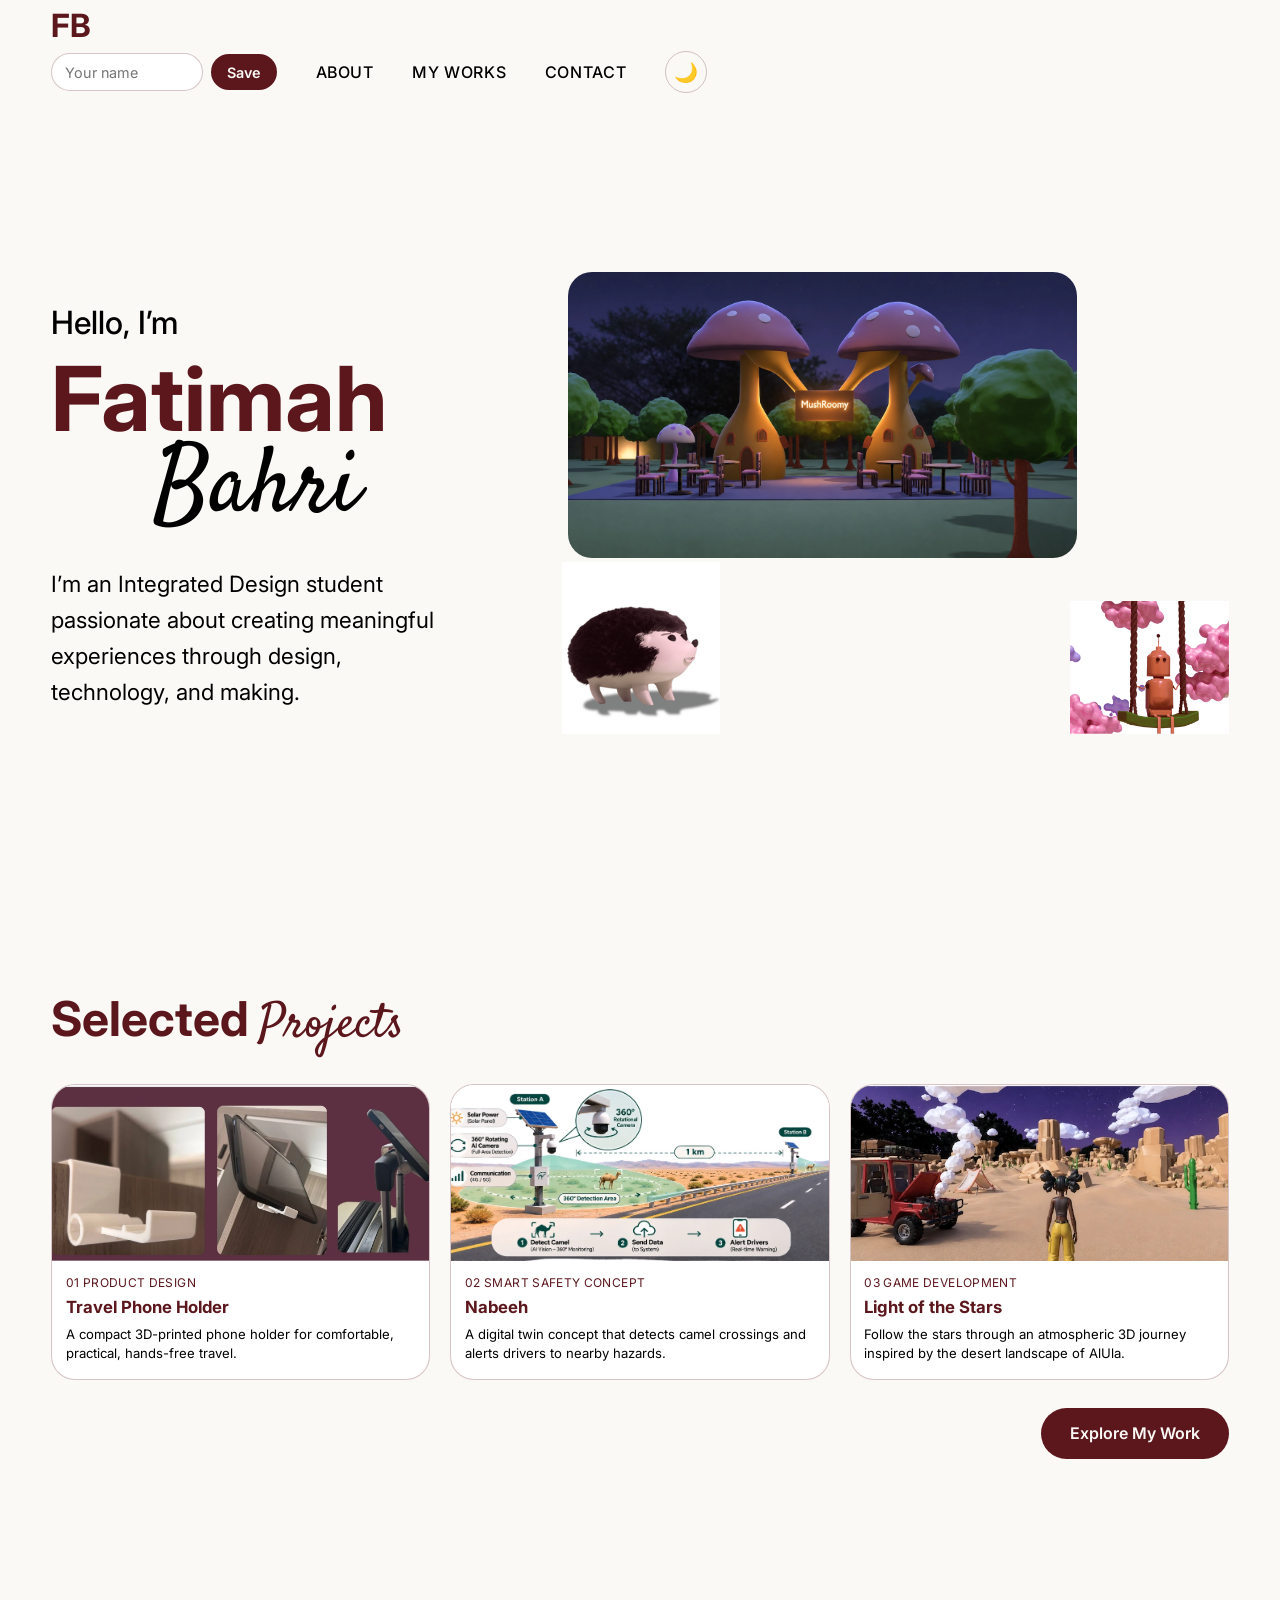
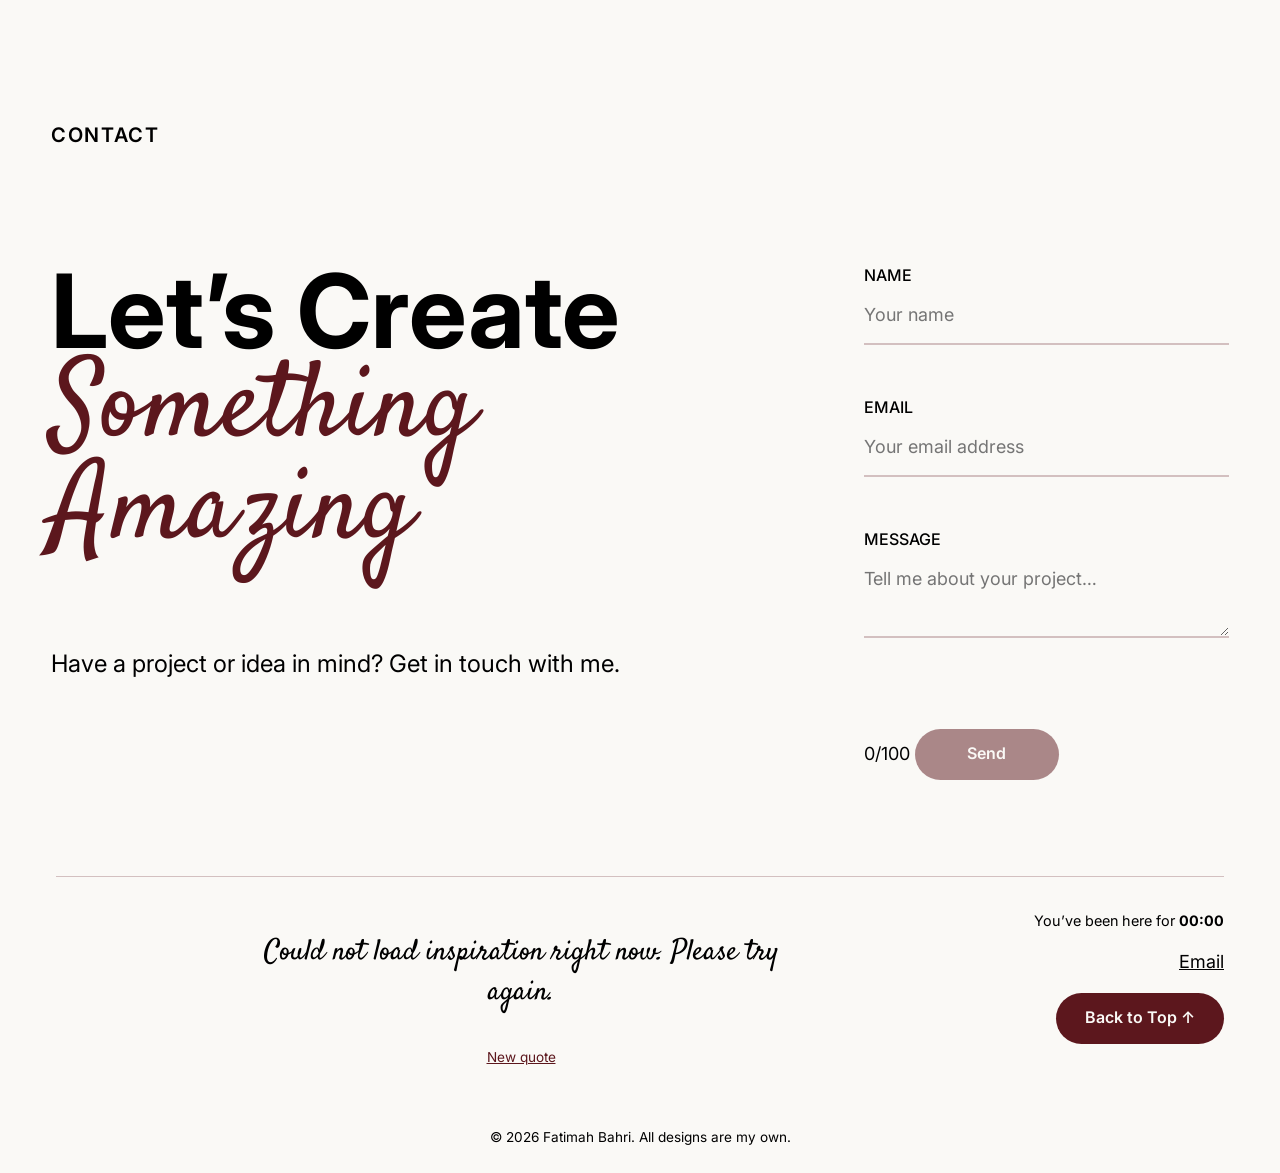
<file: index.html>
<!DOCTYPE html>
<html lang="en">
<head>
  <meta charset="UTF-8">
  <meta name="viewport" content="width=device-width, initial-scale=1">
  <title>Fatimah Bahri | Integrated Design Portfolio</title>
  <meta name="description" content="Portfolio of Fatimah Bahri, an Integrated Design student creating meaningful experiences through design, technology, and making.">
 
  <!-- Apply the saved theme BEFORE the page paints (prevents a white flash).
       Falls back to the visitor's system preference. -->
  <script>
    (function () {
      var saved = null;
      try { saved = JSON.parse(localStorage.getItem("fb:theme")); } catch (e) {}
      var prefersDark = window.matchMedia("(prefers-color-scheme: dark)").matches;
      document.documentElement.dataset.theme = saved || (prefersDark ? "dark" : "light");
    })();
  </script>
 
  <!-- Fonts: Inter (body, headings) + Satisfy (script accents) -->
  <link rel="preconnect" href="https://fonts.googleapis.com">
  <link rel="preconnect" href="https://fonts.gstatic.com" crossorigin>
  <link href="https://fonts.googleapis.com/css2?family=Inter:wght@400;500;600;700&family=Satisfy&display=swap" rel="stylesheet">
 
  <link rel="stylesheet" href="css/base.css">
  <link rel="stylesheet" href="css/components.css">
  <link rel="stylesheet" href="css/pages.css">
</head>
<body>
  <site-header></site-header>
 
  <main>
    <!-- 1. Hero scene -->
    <section class="hero" id="hero">
      <div class="hero-text">
        <p class="hero-greeting">Hello, I’m</p>
        <h1 class="hero-title">
          <span>Fatimah</span>
          <span class="script">Bahri</span>
        </h1>
        <p class="hero-intro">
          I’m an Integrated Design student passionate about creating meaningful
          experiences through design, technology, and making.
        </p>
      </div>
 
      <!-- Three separate layers so each one can react to hover.
           Export each from Figma as transparent WebP. -->
      <!-- tabindex="0" lets keyboard and touch users reveal the tags too -->
      <div class="hero-visual">
        <div class="hero-item hero-scene" tabindex="0">
          <img src="assets/images/hero/mushroomy.webp"
               alt="MushRoomy restaurant scene at night" width="1200" height="700" fetchpriority="high">
          <span class="hero-tag">A little world I brought to life</span>
        </div>
 
        <div class="hero-item hero-hedgehog" tabindex="0">
          <img src="assets/images/hero/hedgehog.png"
               alt="A fluffy 3D hedgehog" width="500" height="400">
          <span class="hero-tag">My favorite character I’ve designed</span>
        </div>
 
        <div class="hero-item hero-robot" tabindex="0">
          <img src="assets/images/hero/robot.webp"
               alt="A little robot sitting on a swing among pink clouds" width="500" height="600">
          <span class="hero-tag">The first character I modeled</span>
        </div>
      </div>
    </section>
 
    <!-- 2. Selected Projects (next step) -->
    <section class="work" id="selected-projects" aria-labelledby="work-heading">
      <h2 class="work-title" id="work-heading">Selected <span class="script">Projects</span></h2>
      <ul class="card-grid" id="work-cards"></ul>
      <div class="work-cta">
        <a class="btn" href="projects.html">Explore My Work</a>
      </div>
    </section>
 
    <!-- 3. Contact -->
<section class="contact" id="contact" aria-labelledby="contact-heading">
  <p class="contact-label">Contact</p>

  <div class="contact-layout">
    <div class="contact-intro">
      <h2 class="contact-title" id="contact-heading">
        <span>Let’s Create</span>
        <span class="script">Something Amazing</span>
      </h2>

      <p class="contact-description">
        Have a project or idea in mind? Get in touch with me.
      </p>
    </div>

    <form class="contact-form" id="contact-form" novalidate>
      <div class="field">
        <label for="contact-name">Name</label>
        <input
          id="contact-name"
          name="name"
          type="text"
          autocomplete="name"
          placeholder="Your name"
          aria-describedby="contact-name-error"
        >
        <p class="field-error" id="contact-name-error" role="alert"></p>
      </div>

      <div class="field">
        <label for="contact-email">Email</label>
        <input
          id="contact-email"
          name="email"
          type="email"
          autocomplete="email"
          placeholder="Your email address"
          aria-describedby="contact-email-error"
        >
        <p class="field-error" id="contact-email-error" role="alert"></p>
      </div>

      <div class="field">
        <label for="contact-message">Message</label>
        <textarea
          id="contact-message"
          name="message"
          maxlength="500"
          placeholder="Tell me about your project…"
          aria-describedby="contact-message-error"
        ></textarea>
        <p class="field-error" id="contact-message-error" role="alert"></p>
      </div>

      <div class="form-actions">
        <span class="char-count" id="message-count">0/100</span>
        <button class="btn" id="contact-submit" type="submit" disabled>
          Send
        </button>
      </div>
    </form>
  </div>
</section>
 
  <!-- Shown after the contact form is sent successfully -->
  <dialog id="success-dialog" aria-labelledby="success-title">
    <div class="dialog-card">
      <button class="dialog-close" type="button" aria-label="Close message">✕</button>
      <div class="dialog-check" aria-hidden="true">✔</div>
      <h2 id="success-title">Message Received!</h2>
      <p>Thank you for reaching out! I’ll get back to you soon.</p>
    </div>
  </dialog>
 
  <site-footer></site-footer>
 
  <script src="js/state.js"></script>
  <script src="js/components/site-header.js"></script>
  <script src="js/components/site-footer.js"></script>
  <script src="js/main.js"></script>
  <script src="js/api.js"></script>
  <script src="js/projects.js"></script>
  <script src="js/home.js"></script>
  <script src="js/contact.js"></script>
</body>
</html>
</file>
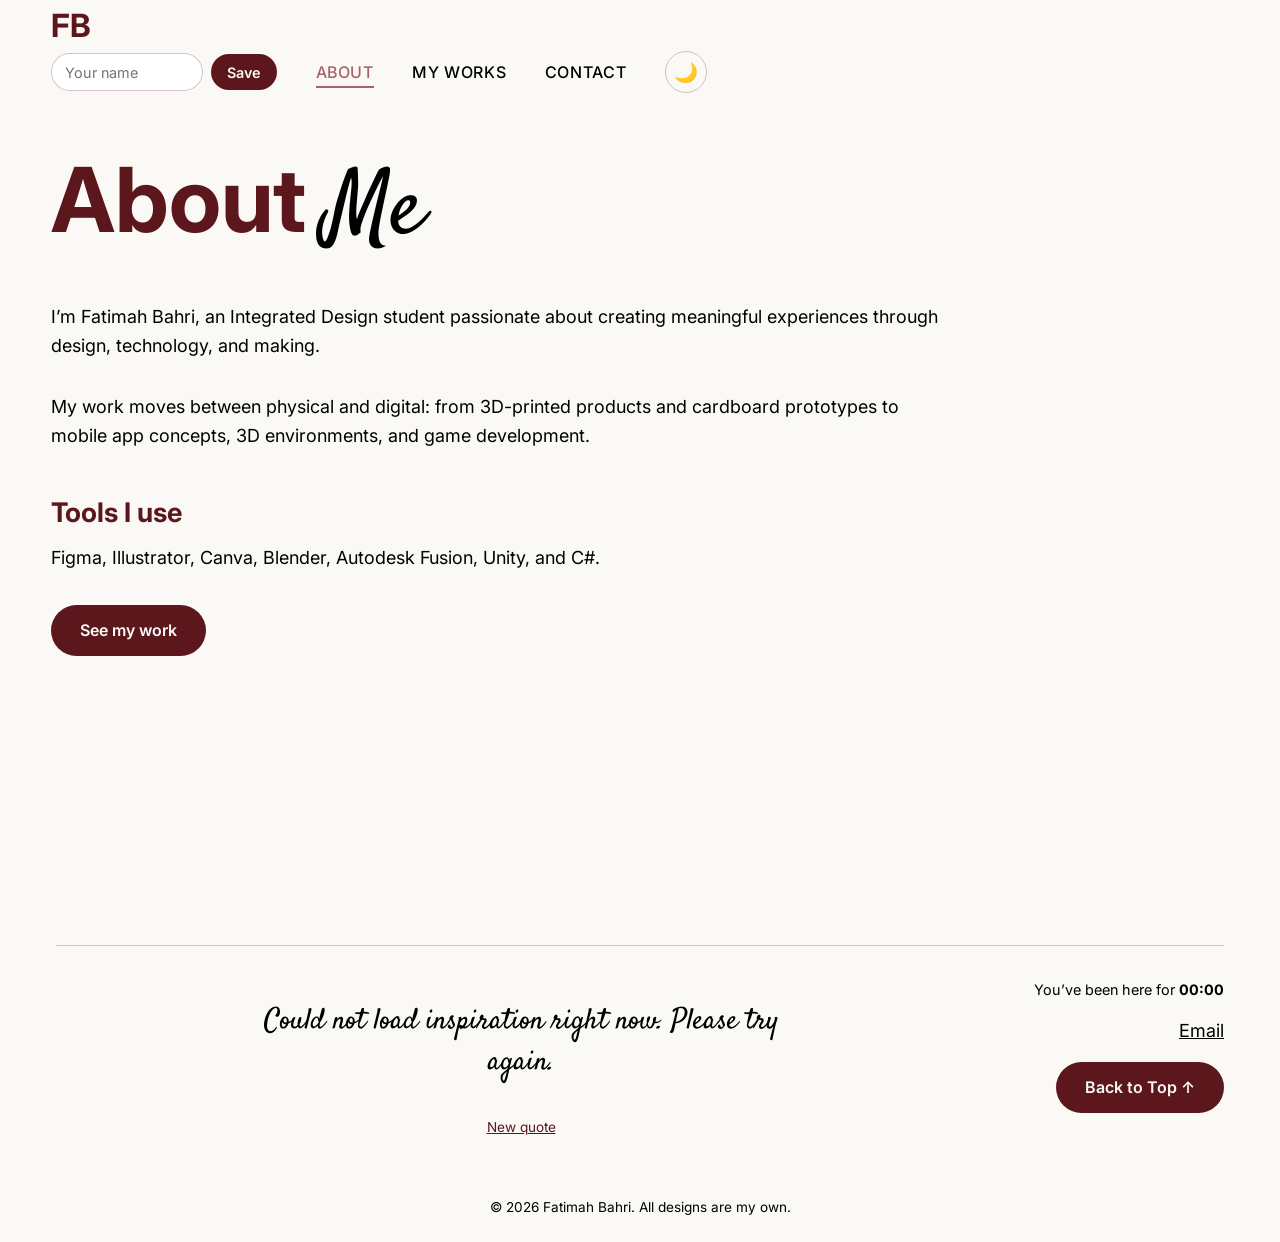
<file: about.html>
<!DOCTYPE html>
<html lang="en">
<head>
  <meta charset="UTF-8">
  <meta name="viewport" content="width=device-width, initial-scale=1">
  <title>About | Fatimah Bahri</title>
  <meta name="description" content="About Fatimah Bahri, an Integrated Design student working across product design, UX/UI, and 3D.">
 
  <!-- Apply the saved theme BEFORE the page paints (prevents a white flash) -->
  <script>
    (function () {
      var saved = null;
      try { saved = JSON.parse(localStorage.getItem("fb:theme")); } catch (e) {}
      var prefersDark = window.matchMedia("(prefers-color-scheme: dark)").matches;
      document.documentElement.dataset.theme = saved || (prefersDark ? "dark" : "light");
    })();
  </script>
 
  <link rel="preconnect" href="https://fonts.googleapis.com">
  <link rel="preconnect" href="https://fonts.gstatic.com" crossorigin>
  <link href="https://fonts.googleapis.com/css2?family=Inter:wght@400;500;600;700&family=Satisfy&display=swap" rel="stylesheet">
 
  <link rel="stylesheet" href="css/base.css">
  <link rel="stylesheet" href="css/components.css">
  <link rel="stylesheet" href="css/pages.css">
</head>
<body>
  <site-header></site-header>
 
  <main class="about-page">
    <h1 class="page-title">About <span class="script">Me</span></h1>
 
    <div class="about-text">
      <!-- TODO: personalise this text in your own words -->
      <p>
        I’m Fatimah Bahri, an Integrated Design student passionate about creating
        meaningful experiences through design, technology, and making.
      </p>
      <p>
        My work moves between physical and digital: from 3D-printed products and
        cardboard prototypes to mobile app concepts, 3D environments, and game
        development.
      </p>
 
      <h2>Tools I use</h2>
      <p>Figma, Illustrator, Canva, Blender, Autodesk Fusion, Unity, and C#.</p>
 
      <a class="btn" href="projects.html">See my work</a>
    </div>
  </main>
 
  <site-footer></site-footer>
 
  <script src="js/state.js"></script>
  <script src="js/components/site-header.js"></script>
  <script src="js/components/site-footer.js"></script>
  <script src="js/main.js"></script>
  <script src="js/api.js"></script>
</body>
</html>
</file>
<file: css/base.css>
/* ==========================================================
   base.css — design tokens, light/dark themes, reset, typography
   ========================================================== */

:root {
  /* Brand colors */
  --bg: #faf9f6;
  --text: #000000;
  --accent: #5c171d;          /* headings, logo, buttons */
  --accent-hover: #a66369;    /* hover state for buttons */
  --btn-bg: #5c171d;
  --btn-text: #faf9f6;
  --line: rgba(92, 23, 29, 0.25);
  --surface: #ffffff;

  /* Typography */
  --font-body: "Inter", system-ui, -apple-system, "Segoe UI", sans-serif;
  --font-script: "Satisfy", "Brush Script MT", cursive;

  /* Layout */
  --nav-height: 80px;
  --page-width: 1200px;
  --page-gutter: clamp(1rem, 4vw, 3.5rem);
  --radius: 24px;

  color-scheme: light;
}

/* Dark theme: applied when <html data-theme="dark"> */
:root[data-theme="dark"] {
  --bg: #161112;
  --text: #faf9f6;
  --accent: #e3a5ab;          /* lighter tint of the brand red for contrast */
  --accent-hover: #a66369;
  --btn-bg: #a66369;
  --btn-text: #140e0f;
  --line: rgba(227, 165, 171, 0.3);
  --surface: #211a1b;

  color-scheme: dark;
}

/* ---------- Reset ---------- */
*,
*::before,
*::after {
  box-sizing: border-box;
}

html {
  scroll-behavior: smooth;
}

body {
  margin: 0;
  background: var(--bg);
  color: var(--text);
  font-family: var(--font-body);
  font-size: 1.125rem;
  line-height: 1.6;
  transition: background-color 0.3s ease, color 0.3s ease;
}

img {
  display: block;
  max-width: 100%;
  height: auto;
}

a {
  color: inherit;
}

/* Offset anchor jumps so the sticky navbar does not cover the section */
section[id] {
  scroll-margin-top: calc(var(--nav-height) + 10px);
}

/* ---------- Typography ---------- */
h1,
h2,
h3 {
  margin: 0;
  color: var(--accent);
  font-weight: 700;          /* Inter Bold for headings */
  line-height: 1.1;
}

/* Satisfy (regular) is used for the handwritten accent words */
.script {
  font-family: var(--font-script);
  font-weight: 400;
  color: var(--text);
}

/* ---------- Accessibility ---------- */
:focus-visible {
  outline: 3px solid var(--accent-hover);
  outline-offset: 3px;
}

.visually-hidden {
  position: absolute;
  width: 1px;
  height: 1px;
  overflow: hidden;
  clip: rect(0 0 0 0);
  white-space: nowrap;
}

@media (prefers-reduced-motion: reduce) {
  html {
    scroll-behavior: auto;
  }

  *,
  *::before,
  *::after {
    transition-duration: 0.01ms !important;
    animation-duration: 0.01ms !important;
  }
}
</file>
<file: css/components.css>
nts · CSS
/* ==========================================================
   components.css — reusable UI pieces (navbar, buttons, greeting)
   ========================================================== */
 
/* ---------- Navbar ---------- */
.navbar {
  width: 100%;
  padding-inline: max(
    var(--page-gutter),
    calc((100vw - var(--page-width)) / 2)
  );
}

.logo {
  color: var(--accent);
  font-size: 2rem;
  font-weight: 700;
  text-decoration: none;
  letter-spacing: -0.02em;
  transition: transform 0.25s ease;
}
 
.logo:hover {
  transform: scale(1.08) rotate(-3deg);
}
 
.nav-right {
  display: flex;
  align-items: center;
  gap: clamp(1rem, 3vw, 2.5rem);
}
 
.nav-links {
  display: flex;
  gap: clamp(1rem, 3vw, 3rem);
  margin: 0;
  padding: 0;
  list-style: none;
}
 
/* Link with an underline that grows from the left on hover */
.nav-links a {
  position: relative;
  padding: 0.25rem 0;
  font-size: 1rem;
  font-weight: 500;
  letter-spacing: 0.04em;
  text-transform: uppercase;
  text-decoration: none;
  transition: color 0.2s ease;
}
 
.nav-links a::after {
  content: "";
  position: absolute;
  left: 0;
  right: 0;
  bottom: -2px;
  height: 2px;
  background: var(--accent-hover);
  transform: scaleX(0);
  transform-origin: left;
  transition: transform 0.3s ease;
}
 
.nav-links a:hover,
.nav-links a[aria-current="page"] {
  color: var(--accent-hover);
}
 
.nav-links a:hover::after,
.nav-links a[aria-current="page"]::after {
  transform: scaleX(1);
}

/* ---------- Align navbar with page content ---------- */

.navbar {
  width: 100%;
  padding-inline: var(--page-gutter);
}

/* ---------- Theme toggle ---------- */
.theme-toggle {
  display: grid;
  place-items: center;
  width: 42px;
  height: 42px;
  padding: 0;
  color: var(--accent);
  font-size: 1.2rem;
  background: transparent;
  border: 1.5px solid var(--line);
  border-radius: 50%;
  cursor: pointer;
  transition: background-color 0.2s ease, transform 0.25s ease;
}
 
.theme-toggle:hover {
  background: var(--accent-hover);
  color: var(--btn-text);
  transform: rotate(20deg);
}
 
/* ---------- Buttons ---------- */
.btn {
  display: inline-block;
  padding: 0.8rem 1.8rem;
  color: var(--btn-text);
  font: inherit;
  font-size: 1rem;
  font-weight: 600;
  text-decoration: none;
  background: var(--btn-bg);
  border: 0;
  border-radius: 999px;
  cursor: pointer;
  transition: background-color 0.25s ease, transform 0.25s ease;
}
 
.btn:hover {
  background: var(--accent-hover);
  transform: translateY(-2px);
}
 
.btn:disabled {
  opacity: 0.5;
  cursor: not-allowed;
  transform: none;
}
 
/* ---------- Visitor greeting (lives inside the navbar) ---------- */
.visitor {
  display: flex;
  align-items: center;
  gap: 0.5rem;
  font-size: 0.95rem;
}
 
.visitor input {
  width: 9.5rem;
  padding: 0.4rem 0.8rem;
  color: var(--text);
  font: inherit;
  font-size: 0.9rem;
  background: var(--surface);
  border: 1.5px solid var(--line);
  border-radius: 999px;
}
 
.visitor .btn {
  padding: 0.4rem 1rem;
  font-size: 0.9rem;
}
 
.link-btn {
  padding: 0;
  color: var(--accent);
  font: inherit;
  font-size: 0.85rem;
  text-decoration: underline;
  background: none;
  border: 0;
  cursor: pointer;
}
 
.link-btn:hover {
  color: var(--accent-hover);
}
 
/* ---------- Responsive navbar ---------- */
@media (max-width: 860px) {
  .navbar {
    flex-wrap: wrap;
    padding-block: 0.75rem;
  }
 
  .nav-right {
    flex-wrap: wrap;
    width: 100%;
    justify-content: space-between;
  }
}


@media (max-width: 860px) {
  .navbar {
    flex-wrap: wrap;
    padding-block: 0.75rem;
  }

  .nav-right {
    flex-wrap: wrap;
    width: 100%;
    justify-content: space-between;
  }

  .footer-inner {
    flex-direction: column;
    align-items: center;
    text-align: center;
  }
}
/* ---------- Shared Footer ---------- */

.footer {
  width: min(
    calc(100% - (2 * var(--page-gutter))),
    var(--page-width)
  );
  margin-inline: auto;
  padding: 2rem 0 1.5rem;
}

.footer-inner {
  display: flex;
  align-items: flex-start;
  justify-content: space-between;
  gap: 3rem;
  padding-top: 2rem;
  border-top: 1px solid var(--line);
}

.footer-quote {
  max-width: 520px;
  margin: 1.5rem auto;
  text-align: center;
}

#quote-text {
  margin: 0;
  color: var(--text);
  font-family: var(--font-script);
  font-size: 1.8rem;
  line-height: 1.4;
}

.quote-author {
  margin-top: 0.75rem;
  color: var(--accent);
}

#quote-refresh {
  margin-top: 1rem;
}

#quote-refresh:hover {
  background: var(--accent-hover);
  color: var(--btn-text);
}

.footer-meta {
  display: flex;
  flex-direction: column;
  align-items: flex-end;
  gap: 1rem;
}

.footer-meta p {
  margin: 0;
  font-size: 0.9rem;
}

.footer-links {
  display: flex;
  gap: 1.5rem;
  margin: 0;
  padding: 0;
  list-style: none;
}

.footer-links a {
  color: var(--text);
  text-decoration: underline;
}

.footer-links a:hover {
  color: var(--accent-hover);
}

.footer-copy {
  margin: 2rem 0 0;
  font-size: 0.85rem;
  text-align: center;
}
.footer {
  width: min(100% - 7rem, var(--page-width));
  max-width: none;
  margin-inline: auto;
  padding-inline: 0;
}
</file>
<file: css/pages.css>
/* ==========================================================
   pages.css — page and section specific styles
   ========================================================== */

/* ---------- Shared page spacing ---------- */

.hero,
.work,
.contact,
.about-page,
.projects-page {
  width: min(
    calc(100% - (2 * var(--page-gutter))),
    var(--page-width)
  );
  margin-inline: auto;
}

/* ---------- Hero ---------- */

.hero {
  display: grid;
  grid-template-columns: minmax(320px, 0.8fr) minmax(520px, 1.2fr);
  align-items: center;
  gap: clamp(3rem, 6vw, 7rem);
  min-height: calc(100vh - var(--nav-height));
  padding-block: 4rem;
}

.hero-greeting {
  margin: 0;
  font-size: clamp(1.5rem, 3vw, 2rem);
  font-weight: 500;
}

.hero-title {
  display: block;
  margin: 0.5rem 0 2rem;
  font-size: clamp(3.5rem, 7vw, 6.5rem);
  line-height: 0.95;
}

.hero-title .script {
  display: block;
  margin-top: 0.25rem;
  margin-left: clamp(4rem, 8vw, 8rem);
  font-size: 1.05em;
  white-space: nowrap;
}

.hero-intro {
  max-width: 28ch;
  margin: 0;
  font-size: clamp(1.1rem, 2vw, 1.4rem);
}

/* ---------- Hero images ---------- */

.hero-visual {
  position: relative;
  aspect-ratio: 10 / 7;
  overflow: visible;
}

.hero-item {
  position: absolute;
  cursor: pointer;
}

.hero-item img {
  display: block;
  width: 100%;
  height: auto;
  transition: transform 0.4s ease;
}

.hero-scene {
  top: 0;
  left: 0;
  width: 77%;
  z-index: 1;
}

.hero-scene img {
  border-radius: var(--radius);
}

.hero-hedgehog {
  bottom: 0;
  left: -1%;
  width: 24%;
  z-index: 2;
}

.hero-robot {
  right: 0;
  bottom: 0;
  width: 24%;
  z-index: 2;
}

.hero-scene:hover img,
.hero-scene:focus-visible img,
.hero-hedgehog:hover img,
.hero-hedgehog:focus-visible img,
.hero-robot:hover img,
.hero-robot:focus-visible img {
  transform: scale(1.02);
}

/* ---------- Hero captions ---------- */

.hero-tag {
  position: absolute;
  z-index: 10;
  padding: 0.7rem 1.1rem;
  color: #faf9f6;
  font-size: 0.95rem;
  line-height: 1.3;
  white-space: nowrap;
  background: var(--accent);
  border-radius: 12px;
  opacity: 0;
  transform: translateY(6px);
  transition: opacity 0.3s ease, transform 0.3s ease;
  pointer-events: none;
}

.hero-item:hover .hero-tag,
.hero-item:focus-visible .hero-tag {
  opacity: 1;
  transform: translateY(0);
}

.hero-scene .hero-tag {
  top: 1.5rem;
  left: 1.5rem;
}

.hero-hedgehog .hero-tag {
  bottom: 4%;
  left: 12%;
}

.hero-robot .hero-tag {
  right: 0;
  bottom: 6%;
}

/* ---------- About and Projects pages ---------- */

.about-page,
.projects-page {
  min-height: calc(100vh - var(--nav-height));
  padding-block: 4rem 7rem;
}

/* ---------- Selected Projects ---------- */

.work {
  padding-block: 5rem 7rem;
}

.work-title {
  margin: 0 0 2rem;
  color: var(--accent);
  font-size: clamp(2rem, 5vw, 3rem);
  line-height: 1.1;
}

.work-title .script {
  color: var(--accent);
  font-family: var(--font-script);
  font-weight: 400;
}

.card-grid {
  display: grid;
  grid-template-columns: repeat(3, 1fr);
  gap: 1.25rem;
  margin: 0;
  padding: 0;
  list-style: none;
}

.project-card {
  min-width: 0;
  overflow: hidden;
  background: var(--surface);
  border: 1px solid var(--line);
  border-radius: var(--radius);
  transition:
    transform 0.3s ease,
    border-color 0.3s ease,
    box-shadow 0.3s ease;
}

.project-card:hover {
  border-color: var(--accent-hover);
  transform: translateY(-4px);
  box-shadow: 0 0.75rem 1.5rem rgb(92 23 29 / 10%);
}

.project-card-link {
  display: block;
  height: 100%;
  color: inherit;
  text-decoration: none;
}

.project-card-link img {
  display: block;
  width: 100%;
  height: 11rem;
  object-fit: cover;
  background: #e9e6e2;
  transition: transform 0.5s ease;
}

.project-card:hover .project-card-link img {
  transform: scale(1.03);
}

.project-card-content {
  padding: 0.85rem 0.85rem 1rem;
}

.project-category {
  margin: 0 0 0.4rem;
  color: var(--accent);
  font-size: 0.65rem;
  line-height: 1.3;
  text-transform: uppercase;
  letter-spacing: 0.03em;
}

.project-card-content h3 {
  margin: 0 0 0.5rem;
  color: var(--accent);
  font-size: 1.05rem;
  line-height: 1.2;
}

.project-card-content p:last-child {
  margin: 0;
  color: var(--text);
  font-size: 0.82rem;
  line-height: 1.45;
}

.work-cta {
  display: flex;
  justify-content: flex-end;
  margin-top: 1.75rem;
}

/* ---------- Contact ---------- */

.contact {
  min-height: auto;
  padding-block: 8rem 4rem;
}

.contact-label {
  margin-bottom: 7rem;
  font-size: 1.25rem;
  font-weight: 600;
  letter-spacing: 0.08em;
  text-transform: uppercase;
}

.contact-layout {
  display: grid;
  grid-template-columns: 1.5fr 0.8fr;
  gap: clamp(4rem, 10vw, 10rem);
  align-items: start;
}

.contact-title {
  color: var(--text);
  font-size: clamp(4rem, 8vw, 8rem);
  line-height: 0.95;
}

.contact-title .script {
  display: block;
  color: var(--accent);
  font-size: 1.05em;
}

.contact-description {
  margin-top: 5rem;
  font-size: clamp(1.1rem, 2vw, 1.5rem);
}

.contact-form {
  display: flex;
  flex-direction: column;
  gap: 2rem;
}

.contact-form label {
  display: flex;
  flex-direction: column;
  gap: 0.7rem;
  color: var(--text);
  font-size: 1rem;
  font-weight: 500;
  text-transform: uppercase;
}

.contact-form input,
.contact-form textarea {
  width: 100%;
  padding: 0.8rem 0;
  color: var(--text);
  font: inherit;
  background: transparent;
  border: 0;
  border-bottom: 2px solid var(--line);
  outline: none;
  resize: vertical;
}

.contact-form input:focus,
.contact-form textarea:focus {
  border-color: var(--accent);
}

.contact-form .btn {
  align-self: flex-end;
  min-width: 9rem;
  margin-top: 2rem;
}

/* ---------- Confirmation dialog ---------- */

#success-dialog {
  width: min(90vw, 760px);
  padding: 0;
  color: var(--text);
  background: var(--surface);
  border: 0;
  border-radius: 24px;
  box-shadow: 0 1.5rem 4rem rgb(0 0 0 / 20%);
}

#success-dialog::backdrop {
  background: rgb(0 0 0 / 25%);
}

.dialog-card {
  position: relative;
  display: flex;
  flex-direction: column;
  align-items: center;
  justify-content: center;
  min-height: 360px;
  padding: 4rem 3rem;
  text-align: center;
}

.dialog-close {
  position: absolute;
  top: 1.5rem;
  right: 1.5rem;
  display: grid;
  width: 32px;
  height: 32px;
  place-items: center;
  padding: 0;
  color: #fff;
  font-size: 1.1rem;
  background: #000;
  border: 0;
  border-radius: 50%;
  cursor: pointer;
}

.dialog-check {
  margin-bottom: 1.5rem;
  color: #8bc34a;
  font-size: 4rem;
  font-weight: 700;
  line-height: 1;
}

.dialog-card h2 {
  margin: 0 0 1rem;
  color: var(--accent);
  font-size: clamp(1.8rem, 4vw, 2.5rem);
}

.dialog-card p {
  margin: 0;
  font-size: 1.15rem;
  text-align: center;
}

/* ---------- Responsive ---------- */

@media (max-width: 900px) {
  .hero {
    grid-template-columns: 1fr;
    min-height: auto;
  }

  .hero-visual {
    order: -1;
  }

  .contact-layout {
    grid-template-columns: 1fr;
  }
}

@media (max-width: 760px) {
  .hero,
  .work,
  .contact,
  .about-page,
  .projects-page {
    width: min(100% - 2rem, var(--page-width));
  }

  .hero-title .script {
    margin-left: 4rem;
  }

  .card-grid {
    grid-template-columns: 1fr;
  }

  .project-card-link img {
    height: 13rem;
  }

  .work-cta {
    justify-content: flex-start;
  }
}
.about-page .page-title {
  margin: 0 0 3rem;
  color: var(--accent);
  font-size: clamp(3rem, 7vw, 6rem);
  line-height: 0.95;
}

.about-page .about-text {
  max-width: 900px;
}

.about-page .about-text p {
  margin: 0 0 2rem;
}

.about-page .about-text h2 {
  margin: 3rem 0 1rem;
  color: var(--accent);
}
/* ---------- Projects page ---------- */

.projects-page .page-title {
  margin: 0 0 1.5rem;
  color: var(--accent);
  font-size: clamp(3rem, 7vw, 6rem);
  line-height: 0.95;
}

.projects-page .page-intro {
  max-width: 55ch;
  margin: 0 0 2rem;
}

.toolbar {
  display: flex;
  align-items: center;
  justify-content: space-between;
  gap: 2rem;
  margin: 2rem 0 4rem;
}

.filters {
  display: flex;
  flex-wrap: wrap;
  gap: 0.75rem;
}

.filter-btn {
  padding: 0.55rem 1rem;
  color: var(--accent);
  background: transparent;
  border: 1px solid var(--line);
  border-radius: 999px;
  cursor: pointer;
}

.filter-btn.is-active,
.filter-btn:hover {
  color: var(--btn-text);
  background: var(--btn-bg);
}

.sort {
  display: flex;
  align-items: center;
  gap: 0.5rem;
}

#sort {
  padding: 0.4rem 0.6rem;
  color: var(--text);
  background: var(--surface);
  border: 1px solid var(--line);
  border-radius: 6px;
}

.result-count {
  margin: 1rem 0;
  color: var(--accent);
  font-size: 0.9rem;
}
.project-row {
  display: grid;
  grid-template-columns: 1fr 0.9fr;
  gap: 4rem;
  margin-top: 1rem;
  padding-bottom: 4rem;
  border-bottom: 1px solid var(--line);
}

/* One project per row */

#project-list {
  display: flex;
  flex-direction: column;
  gap: 5rem;
  margin-top: 2rem;
}

.project-row {
  display: grid;
  grid-template-columns: 1fr 0.9fr;
  gap: 4rem;
  padding-bottom: 4rem;
  border-bottom: 1px solid var(--line);
}

.project-info {
  max-width: 520px;
}

.project-number {
  margin: 0 0 0.3rem;
  color: var(--accent);
  font-size: 0.8rem;
}

.project-info h2 {
  margin: 0 0 1.5rem;
  color: var(--accent);
  font-size: 1.5rem;
}

.project-info h3 {
  margin: 1.5rem 0 0.35rem;
  color: var(--accent);
  font-size: 0.8rem;
  text-transform: uppercase;
  letter-spacing: 0.04em;
}

.project-info p {
  margin: 0;
  font-size: 0.82rem;
  line-height: 1.5;
}

.project-category {
  color: var(--accent);
  font-size: 0.75rem !important;
  text-transform: uppercase;
}

.project-details {
  margin-top: 1.5rem !important;
}

.project-date {
  margin-top: 1.5rem !important;
  color: var(--accent);
  font-size: 0.75rem !important;
}

.project-gallery {
  min-width: 0;
}

.gallery-label {
  margin: 0 0 0.75rem;
  color: var(--accent);
  font-size: 0.75rem;
}

.project-images {
  display: grid;
  grid-template-columns: 1fr 1fr;
  gap: 0.75rem;
}

.project-image-button {
  display: block;
  width: 100%;
  padding: 0;
  background: none;
  border: 0;
  cursor: pointer;
}

.project-image-button img {
  display: block;
  width: 100%;
  height: 10rem;
  object-fit: cover;
  border-radius: 4px;
  transition: transform 0.3s ease;
}

.project-image-button:hover img {
  transform: scale(1.03);
}
/* ---------- Project image overlay ---------- */

.image-modal {
  width: min(90vw, 1000px);
  max-width: none;
  max-height: 90vh;
  padding: 3rem;
  background: transparent;
  border: 0;
  overflow: visible;
}

.image-modal::backdrop {
  background: rgb(0 0 0 / 75%);
}

#modal-image {
  display: block;
  width: auto;
  max-width: 100%;
  max-height: 80vh;
  margin: 0 auto;
  border-radius: 24px;
  object-fit: contain;
}

.modal-close {
  position: absolute;
  top: 0.5rem;
  right: 0.5rem;
  display: grid;
  width: 36px;
  height: 36px;
  place-items: center;
  color: #fff;
  font-size: 1.3rem;
  background: #000;
  border: 0;
  border-radius: 50%;
  cursor: pointer;
}

.modal-arrow {
  position: absolute;
  top: 50%;
  width: 42px;
  height: 42px;
  color: #fff;
  font-size: 2rem;
  background: var(--accent);
  border: 0;
  border-radius: 50%;
  cursor: pointer;
  transform: translateY(-50%);
}

.modal-prev {
  left: -1rem;
}

.modal-next {
  right: -1rem;
}
</file>
